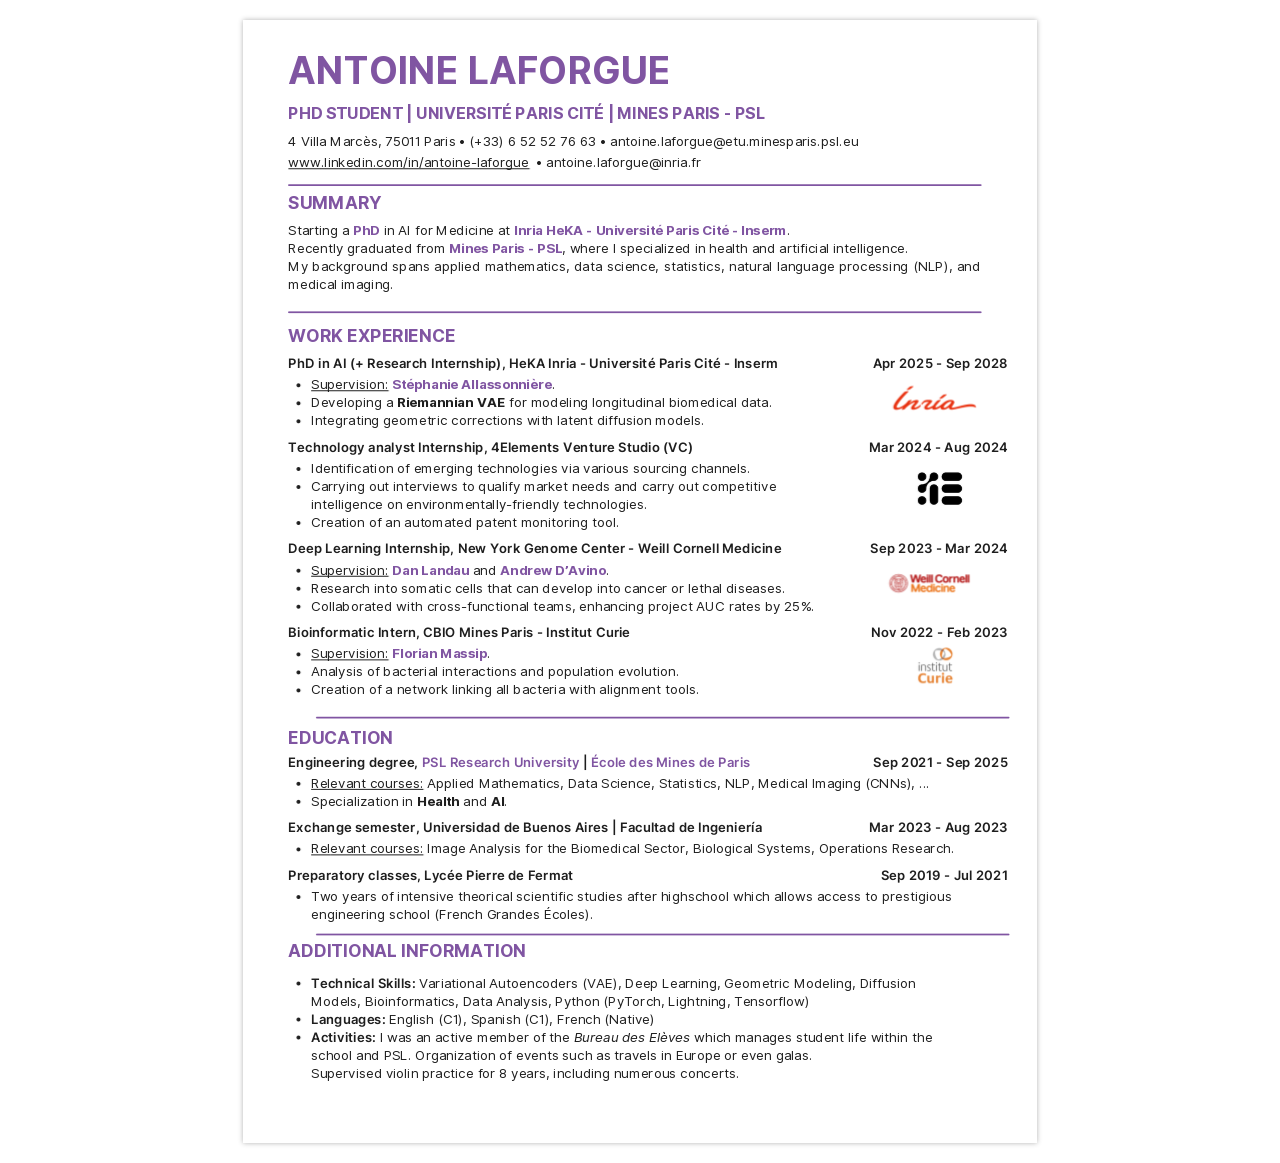
<file: src/imports/Antoine_laforgue_(3)-1.html>
<!DOCTYPE html><!--[if IE]>  <html class="pdf24_ie"> <![endif]-->
<html>
	<head>
		<meta charset="utf-8" />
		<title>
		</title>
		
	<STYLE> 
 .pdf24_ sup {
	vertical-align: baseline;
	position: relative;
	top: -0.4em;
}
.pdf24_ sub {
	vertical-align: baseline;
	position: relative;
	top: 0.4em;
}
.pdf24_ a:link {text-decoration:none;}
.pdf24_ a:visited {text-decoration:none;}
@media screen and (min-device-pixel-ratio:0), (-webkit-min-device-pixel-ratio:0), (min--moz-device-pixel-ratio: 0) {.pdf24_view{ font-size:10em; transform:scale(0.1); -moz-transform:scale(0.1); -webkit-transform:scale(0.1); -moz-transform-origin:top left; -webkit-transform-origin:top left; } }
.pdf24_layer { }.pdf24_ie { font-size: 1pt; }
.pdf24_ie body { font-size: 12em; }
@media print{.pdf24_view {font-size:1em; transform:scale(1);}}
.pdf24_grlink { position:relative;width:100%;height:100%;z-index:1000000; }
.pdf24_01 {
	position: absolute;
	white-space: nowrap;
}
.pdf24_02 {
	font-size: 1em;
	line-height: 0.0em;
	width: 49.58333em;
	height: 70.16666em;
	border-style: none;
	display: block;
	margin: 0em;
}

@supports(-ms-ime-align:auto) { .pdf24_02 {overflow: hidden;}}
.pdf24_03 {
	position: relative;
}
.pdf24_04 {
	position: absolute;
	pointer-events: none;
	clip: rect(-0.0625em,49.66667em,70.20834em,-0.041667em);
	width: 100%;
}
.pdf24_05 {
	position: relative;
	width: 49.58333em;
}
.pdf24_06 {
	height: 7.016666em;
}
.pdf24_ie .pdf24_06 {
	height: 70.16666em;
}
@font-face {
	font-family:"SIKROF+Inter Bold";
	src:url("[data-uri]") format("woff");
}
.pdf24_07 {
	font-size: 2.334005em;
	font-family: "SIKROF+Inter Bold";
	color: #8055A2;
}
.pdf24_08 {
	line-height: 1.196023em;
}
.pdf24_09 {
	letter-spacing: 0em;
}

.pdf24_ie .pdf24_09 {
	letter-spacing: -0.0011px;
}
.pdf24_10 {
	font-size: 1.000377em;
	font-family: "SIKROF+Inter Bold";
	color: #8055A2;
}
@font-face {
	font-family:"HSCLIH+Inter Regular";
	src:url("[data-uri]") format("woff");
}
.pdf24_11 {
	font-size: 0.833439em;
	font-family: "HSCLIH+Inter Regular";
	color: #1E1E1E;
}
.pdf24_12 {
	letter-spacing: -0.0001em;
}

.pdf24_ie .pdf24_12 {
	letter-spacing: -0.0008px;
}
.pdf24_13 {
	font-size: 1.083533em;
	font-family: "SIKROF+Inter Bold";
	color: #8055A2;
}
.pdf24_14 {
	font-size: 0.833439em;
	font-family: "SIKROF+Inter Bold";
	color: #8055A2;
}
@font-face {
	font-family:"NMCIMH+Inter SemiBold";
	src:url("[data-uri]") format("woff");
}
.pdf24_15 {
	font-size: 0.833439em;
	font-family: "NMCIMH+Inter SemiBold";
	color: #1E1E1E;
}
.pdf24_16 {
	line-height: 1.210227em;
}
.pdf24_17 {
	font-size: 0.833439em;
	font-family: "SIKROF+Inter Bold";
	color: #1E1E1E;
}
.pdf24_18 {
	font-size: 0.833439em;
	font-family: "NMCIMH+Inter SemiBold";
	color: #8055A2;
}
.pdf24_19 {
	letter-spacing: 0.0004em;
}

.pdf24_ie .pdf24_19 {
	letter-spacing: 0.005px;
}
@font-face {
	font-family:"HVKICT+Inter Italic";
	src:url("[data-uri]") format("woff");
}
.pdf24_20 {
	font-size: 0.833439em;
	font-family: "HVKICT+Inter Italic";
	color: #1E1E1E;
}

 body > div {
	box-shadow: 0 0 5px rgba(0,0,0,0.3) !important;
	margin: 20px auto !important;
}

</STYLE> 
</head>
	<body>
		<div id="page_0" class="pdf24_ pdf24_02">
			<div class="pdf24_03">
				<img src="[data-uri]" alt="" class="pdf24_04" />
			</div>
			<div class="pdf24_view">
				<div class="pdf24_05 pdf24_06">
					<div class="pdf24_01" style="left:2.8357em;top:1.7581em;"><span class="pdf24_07 pdf24_08 pdf24_09" style="word-spacing:0em;">ANTOINE LAFORGUE &nbsp;</span></div>
					<div class="pdf24_01" style="left:2.8357em;top:5.2081em;"><span class="pdf24_10 pdf24_08 pdf24_09" style="word-spacing:0em;">PHD STUDENT | UNIVERSITÉ PARIS CITÉ | MINES PARIS - PSL &nbsp;</span></div>
					<div class="pdf24_01" style="left:2.8357em;top:7.0609em;"><span class="pdf24_11 pdf24_08 pdf24_12" style="word-spacing:0.0001em;">4 Villa Marcès, 75011 Paris • (+33) 6 52 52 76 63 • antoine.laforgue@etu.minesparis.psl.eu &nbsp;</span></div>
					<div class="pdf24_01" style="left:2.8357em;top:8.3989em;"><a href="https://www.linkedin.com/in/antoine-laforgue/" target="_blank"><span class="pdf24_11 pdf24_08 pdf24_12" style="word-spacing:0.2823em;">www.linkedin.com/in/antoine-laforgue </span></a><span class="pdf24_11 pdf24_08 pdf24_12" style="word-spacing:0em;">• antoine.laforgue@inria.fr &nbsp;</span></div>
					<div class="pdf24_01" style="left:2.8357em;top:10.7639em;"><span class="pdf24_13 pdf24_08 pdf24_12">SUMMARY &nbsp;</span></div>
					<div class="pdf24_01" style="left:2.8357em;top:12.6557em;"><span class="pdf24_11 pdf24_08 pdf24_12" style="word-spacing:0.0001em;">Starting a </span><span class="pdf24_14 pdf24_08 pdf24_12" style="word-spacing:0.0501em;">PhD </span><span class="pdf24_11 pdf24_08 pdf24_12" style="word-spacing:0.0002em;">in AI for Medicine at </span><span class="pdf24_14 pdf24_08 pdf24_12" style="word-spacing:0em;">Inria HeKA - Université Paris Cité - Inserm</span><span class="pdf24_11 pdf24_08 pdf24_12" style="word-spacing:0em;">. &nbsp;</span></div>
					<div class="pdf24_01" style="left:2.8357em;top:13.7811em;"><span class="pdf24_11 pdf24_08 pdf24_12" style="word-spacing:0.0002em;">Recently graduated from </span><span class="pdf24_14 pdf24_08 pdf24_09" style="word-spacing:-0.0001em;">Mines Paris - PSL</span><span class="pdf24_11 pdf24_08 pdf24_12" style="word-spacing:0em;">, where I specialized in health and artificial intelligence. &nbsp;</span></div>
					<div class="pdf24_01" style="left:2.8357em;top:14.9066em;"><span class="pdf24_11 pdf24_08 pdf24_12" style="word-spacing:0.0549em;">My background spans applied mathematics, data science, statistics, natural language processing (NLP), and &nbsp;</span></div>
					<div class="pdf24_01" style="left:2.8357em;top:16.032em;"><span class="pdf24_11 pdf24_08 pdf24_12" style="word-spacing:0.0001em;">medical imaging. &nbsp;</span></div>
					<div class="pdf24_01" style="left:2.8357em;top:19.0844em;"><span class="pdf24_13 pdf24_08 pdf24_12" style="word-spacing:0.0001em;">WORK EXPERIENCE &nbsp;</span></div>
					<div class="pdf24_01" style="left:2.8357em;top:20.9404em;"><span class="pdf24_15 pdf24_16 pdf24_12" style="word-spacing:0em;">PhD in AI (+ Research Internship), HeKA Inria - Université Paris Cité - Inserm &nbsp;</span></div>
					<div class="pdf24_01" style="left:39.3469em;top:20.9404em;"><span class="pdf24_15 pdf24_16 pdf24_12" style="word-spacing:0.0001em;">Apr 2025 - Sep 2028 &nbsp;</span></div>
					<div class="pdf24_01" style="left:39.1164em;top:26.1715em;"><span class="pdf24_15 pdf24_16 pdf24_12" style="word-spacing:0.0001em;">Mar 2024 - Aug 2024 &nbsp;</span></div>
					<div class="pdf24_01" style="left:4.2523em;top:22.2802em;"><span class="pdf24_11 pdf24_08 pdf24_12" style="word-spacing:0.0012em;">Supervision: </span><span class="pdf24_14 pdf24_08 pdf24_12" style="word-spacing:0em;">Stéphanie Allassonnière</span><span class="pdf24_11 pdf24_08 pdf24_12" style="word-spacing:0em;">. &nbsp;</span></div>
					<div class="pdf24_01" style="left:4.2523em;top:23.4056em;"><span class="pdf24_11 pdf24_08 pdf24_12" style="word-spacing:0.0001em;">Developing a </span><span class="pdf24_17 pdf24_08 pdf24_12" style="word-spacing:0.05em;">Riemannian VAE </span><span class="pdf24_11 pdf24_08 pdf24_12" style="word-spacing:0.0001em;">for modeling longitudinal biomedical data. &nbsp;</span></div>
					<div class="pdf24_01" style="left:4.2523em;top:24.531em;"><span class="pdf24_11 pdf24_08 pdf24_12" style="word-spacing:0em;">Integrating geometric corrections with latent diffusion models. &nbsp;</span></div>
					<div class="pdf24_01" style="left:2.8357em;top:26.1715em;"><span class="pdf24_15 pdf24_16 pdf24_12" style="word-spacing:0em;">Technology analyst Internship, 4Elements Venture Studio (VC) &nbsp;</span></div>
					<div class="pdf24_01" style="left:4.2523em;top:27.5113em;"><span class="pdf24_11 pdf24_08 pdf24_12" style="word-spacing:0em;">Identification of emerging technologies via various sourcing channels. &nbsp;</span></div>
					<div class="pdf24_01" style="left:4.2523em;top:28.6367em;"><span class="pdf24_11 pdf24_08 pdf24_09" style="word-spacing:0em;">Carrying out interviews to qualify market needs and carry out competitive &nbsp;</span></div>
					<div class="pdf24_01" style="left:4.2523em;top:29.7621em;"><span class="pdf24_11 pdf24_08 pdf24_12" style="word-spacing:0em;">intelligence on environmentally-friendly technologies. &nbsp;</span></div>
					<div class="pdf24_01" style="left:4.2523em;top:30.8876em;"><span class="pdf24_11 pdf24_08 pdf24_12" style="word-spacing:0em;">Creation of an automated patent monitoring tool. &nbsp;</span></div>
					<div class="pdf24_01" style="left:2.8357em;top:32.5281em;"><span class="pdf24_15 pdf24_16 pdf24_12" style="word-spacing:0em;">Deep Learning Internship, New York Genome Center - Weill Cornell Medicine &nbsp;</span></div>
					<div class="pdf24_01" style="left:39.2033em;top:32.5281em;"><span class="pdf24_15 pdf24_16 pdf24_12" style="word-spacing:0.0001em;">Sep 2023 - Mar 2024 &nbsp;</span></div>
					<div class="pdf24_01" style="left:39.2492em;top:37.7592em;"><span class="pdf24_15 pdf24_16 pdf24_12" style="word-spacing:0.0001em;">Nov 2022 - Feb 2023 &nbsp;</span></div>
					<div class="pdf24_01" style="left:4.2523em;top:33.8679em;"><span class="pdf24_11 pdf24_08 pdf24_12" style="word-spacing:0.0012em;">Supervision: </span><span class="pdf24_14 pdf24_08 pdf24_12" style="word-spacing:0.0251em;">Dan Landau </span><span class="pdf24_11 pdf24_08 pdf24_12" style="word-spacing:0.0005em;">and </span><span class="pdf24_14 pdf24_08 pdf24_09" style="word-spacing:-0.0001em;">Andrew D’Avino</span><span class="pdf24_11 pdf24_08 pdf24_09" style="word-spacing:-0.0001em;">. &nbsp;</span></div>
					<div class="pdf24_01" style="left:4.2523em;top:34.9933em;"><span class="pdf24_11 pdf24_08 pdf24_12" style="word-spacing:0em;">Research into somatic cells that can develop into cancer or lethal diseases. &nbsp;</span></div>
					<div class="pdf24_01" style="left:4.2523em;top:36.1187em;"><span class="pdf24_11 pdf24_08 pdf24_12" style="word-spacing:0em;">Collaborated with cross-functional teams, enhancing project AUC rates by 25%. &nbsp;</span></div>
					<div class="pdf24_01" style="left:2.8357em;top:37.7592em;"><span class="pdf24_15 pdf24_16 pdf24_12" style="word-spacing:0em;">Bioinformatic Intern, CBIO Mines Paris - Institut Curie &nbsp;</span></div>
					<div class="pdf24_01" style="left:4.2523em;top:39.099em;"><span class="pdf24_11 pdf24_08 pdf24_12" style="word-spacing:0.0012em;">Supervision: </span><span class="pdf24_14 pdf24_08 pdf24_09" style="word-spacing:-0.0001em;">Florian Massip</span><span class="pdf24_11 pdf24_08 pdf24_09" style="word-spacing:-0.0001em;">. &nbsp;</span></div>
					<div class="pdf24_01" style="left:4.2523em;top:40.2244em;"><span class="pdf24_11 pdf24_08 pdf24_09" style="word-spacing:0em;">Analysis of bacterial interactions and population evolution. &nbsp;</span></div>
					<div class="pdf24_01" style="left:4.2523em;top:41.3498em;"><span class="pdf24_11 pdf24_08 pdf24_12" style="word-spacing:0em;">Creation of a network linking all bacteria with alignment tools. &nbsp;</span></div>
					<div class="pdf24_01" style="left:2.8357em;top:44.2313em;"><span class="pdf24_13 pdf24_08 pdf24_12">EDUCATION &nbsp;</span></div>
					<div class="pdf24_01" style="left:2.8357em;top:45.8514em;"><span class="pdf24_15 pdf24_16 pdf24_12" style="word-spacing:0.0006em;">Engineering degree, </span><span class="pdf24_18 pdf24_16 pdf24_12" style="word-spacing:0.0001em;">PSL Research University </span><span class="pdf24_15 pdf24_16 pdf24_09" style="word-spacing:0.0001em;">| </span><span class="pdf24_18 pdf24_16 pdf24_12" style="word-spacing:0em;">École des Mines de Paris &nbsp;</span></div>
					<div class="pdf24_01" style="left:39.3829em;top:45.8514em;"><span class="pdf24_15 pdf24_16 pdf24_12" style="word-spacing:0.0001em;">Sep 2021 - Sep 2025 &nbsp;</span></div>
					<div class="pdf24_01" style="left:4.2523em;top:47.1869em;"><span class="pdf24_11 pdf24_08 pdf24_12" style="word-spacing:0.0001em;">Relevant courses: Applied Mathematics, Data Science, Statistics, NLP, Medical Imaging (CNNs), ... &nbsp;</span></div>
					<div class="pdf24_01" style="left:4.2523em;top:48.3123em;"><span class="pdf24_11 pdf24_08 pdf24_12" style="word-spacing:0.0002em;">Specialization in </span><span class="pdf24_17 pdf24_08 pdf24_12" style="word-spacing:0.0504em;">Health </span><span class="pdf24_11 pdf24_08 pdf24_12" style="word-spacing:0.0005em;">and </span><span class="pdf24_17 pdf24_08 pdf24_19">AI</span><span class="pdf24_11 pdf24_08 pdf24_19">. &nbsp;</span></div>
					<div class="pdf24_01" style="left:2.8357em;top:49.9528em;"><span class="pdf24_15 pdf24_16 pdf24_12" style="word-spacing:0em;">Exchange semester, Universidad de Buenos Aires | Facultad de Ingeniería &nbsp;</span></div>
					<div class="pdf24_01" style="left:39.1397em;top:49.9528em;"><span class="pdf24_15 pdf24_16 pdf24_12" style="word-spacing:0.0001em;">Mar 2023 - Aug 2023 &nbsp;</span></div>
					<div class="pdf24_01" style="left:4.2523em;top:51.2883em;"><span class="pdf24_11 pdf24_08 pdf24_12" style="word-spacing:0.0001em;">Relevant courses: Image Analysis for the Biomedical Sector, Biological Systems, Operations Research. &nbsp;</span></div>
					<div class="pdf24_01" style="left:2.8357em;top:52.9288em;"><span class="pdf24_15 pdf24_16 pdf24_12" style="word-spacing:0em;">Preparatory classes, Lycée Pierre de Fermat &nbsp;</span></div>
					<div class="pdf24_01" style="left:39.8509em;top:52.9288em;"><span class="pdf24_15 pdf24_16 pdf24_12" style="word-spacing:0.0001em;">Sep 2019 - Jul 2021 &nbsp;</span></div>
					<div class="pdf24_01" style="left:4.2523em;top:54.2643em;"><span class="pdf24_11 pdf24_08 pdf24_12" style="word-spacing:0em;">Two years of intensive theorical scientific studies after highschool which allows access to prestigious &nbsp;</span></div>
					<div class="pdf24_01" style="left:4.2523em;top:55.3897em;"><span class="pdf24_11 pdf24_08 pdf24_12" style="word-spacing:0em;">engineering school (French Grandes Écoles). &nbsp;</span></div>
					<div class="pdf24_01" style="left:2.8357em;top:57.4936em;"><span class="pdf24_13 pdf24_08 pdf24_12" style="word-spacing:0.0001em;">ADDITIONAL INFORMATION &nbsp;</span></div>
					<div class="pdf24_01" style="left:4.2523em;top:59.6623em;"><span class="pdf24_15 pdf24_16 pdf24_12" style="word-spacing:0.0171em;">Technical Skills: </span><span class="pdf24_11 pdf24_08 pdf24_12" style="word-spacing:0em;">Variational Autoencoders (VAE), Deep Learning, Geometric Modeling, Diffusion &nbsp;</span></div>
					<div class="pdf24_01" style="left:4.2523em;top:60.7936em;"><span class="pdf24_11 pdf24_08 pdf24_12" style="word-spacing:0em;">Models, Bioinformatics, Data Analysis, Python (PyTorch, Lightning, Tensorflow) &nbsp;</span></div>
					<div class="pdf24_01" style="left:4.2523em;top:61.9131em;"><span class="pdf24_15 pdf24_16 pdf24_12" style="word-spacing:0.0335em;">Languages: </span><span class="pdf24_11 pdf24_08 pdf24_12" style="word-spacing:0em;">English (C1), Spanish (C1), French (Native) &nbsp;</span></div>
					<div class="pdf24_01" style="left:4.2523em;top:63.0385em;"><span class="pdf24_15 pdf24_16 pdf24_12" style="word-spacing:0.0341em;">Activities: </span><span class="pdf24_11 pdf24_08 pdf24_12" style="word-spacing:0.0001em;">I was an active member of the </span><span class="pdf24_20 pdf24_08 pdf24_12" style="word-spacing:0.0004em;">Bureau des Elèves </span><span class="pdf24_11 pdf24_08 pdf24_12" style="word-spacing:0em;">which manages student life within the &nbsp;</span></div>
					<div class="pdf24_01" style="left:4.2523em;top:64.1699em;"><span class="pdf24_11 pdf24_08 pdf24_12" style="word-spacing:0em;">school and PSL. Organization of events such as travels in Europe or even galas. &nbsp;</span></div>
					<div class="pdf24_01" style="left:4.2523em;top:65.2953em;"><span class="pdf24_11 pdf24_08 pdf24_12" style="word-spacing:0em;">Supervised violin practice for 8 years, including numerous concerts. &nbsp;</span></div>
				</div>
			</div>
		</div>
	</body>
</html>
</file>
